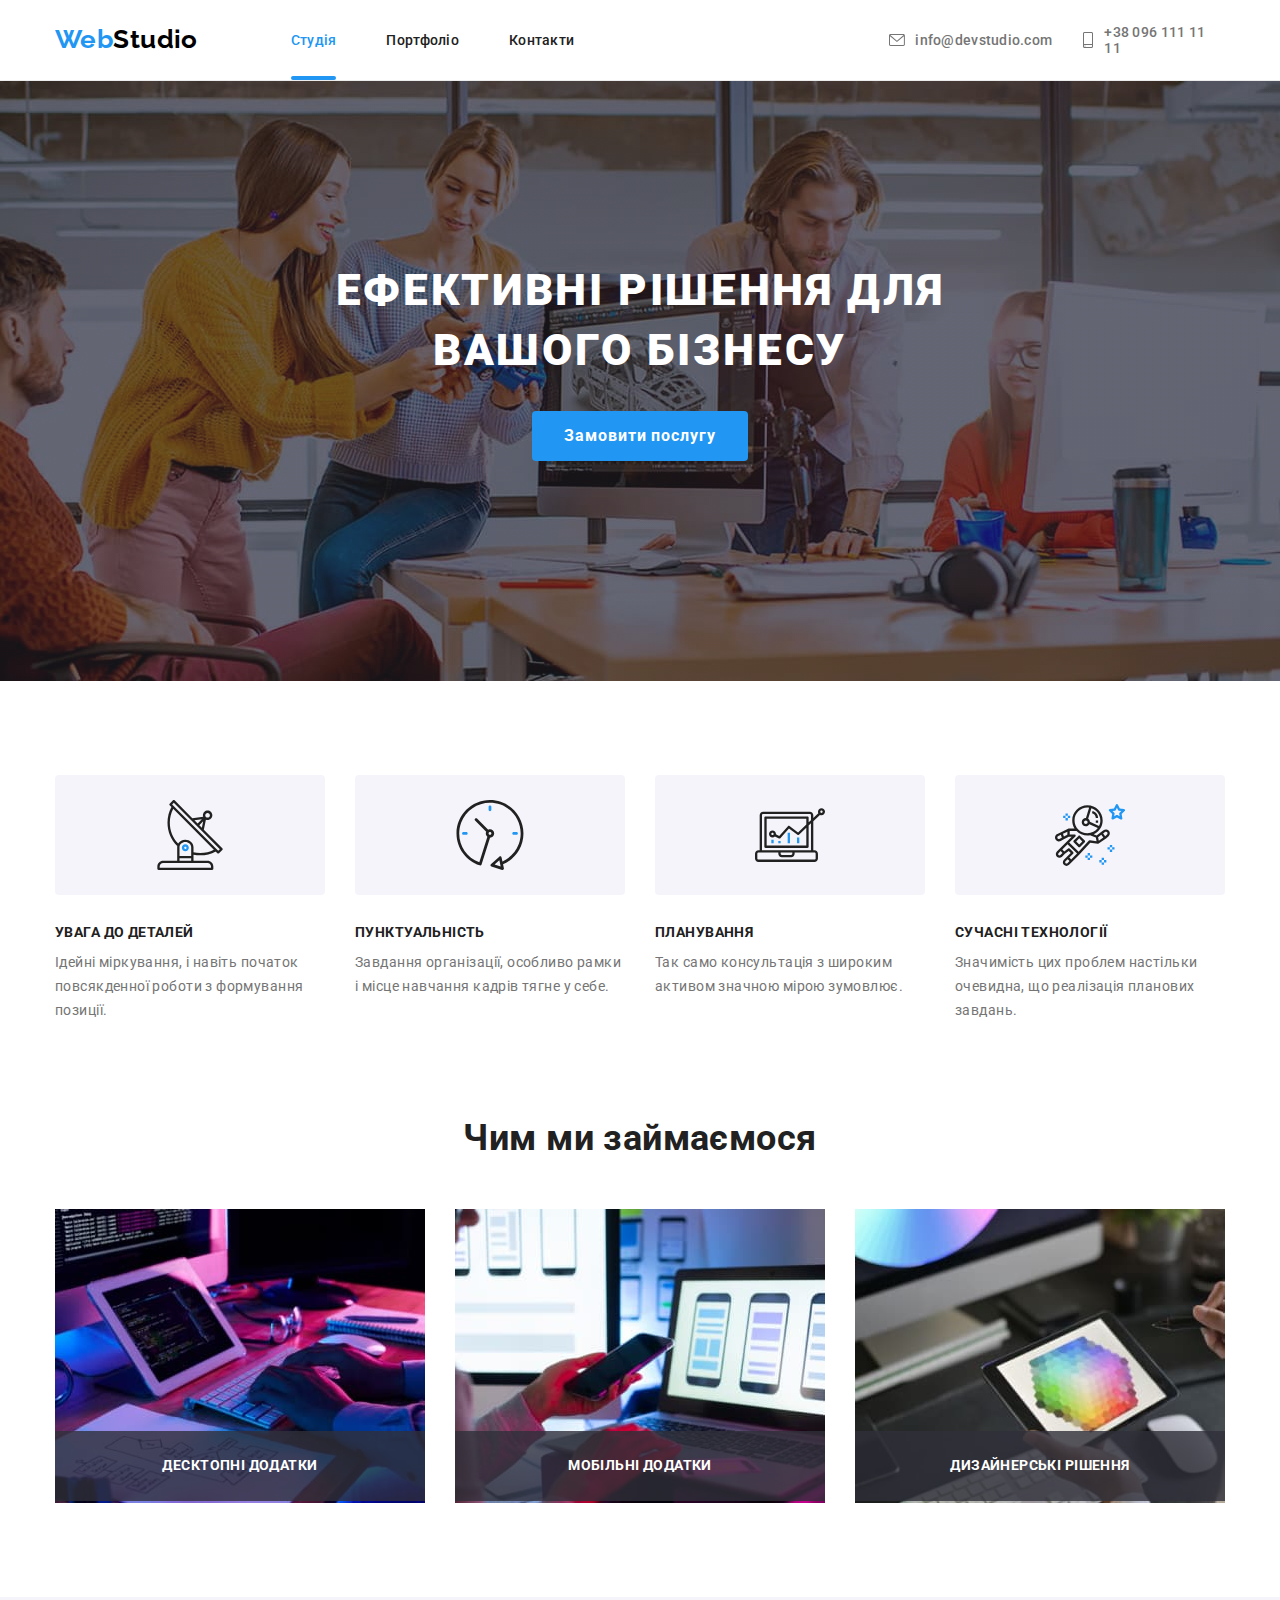
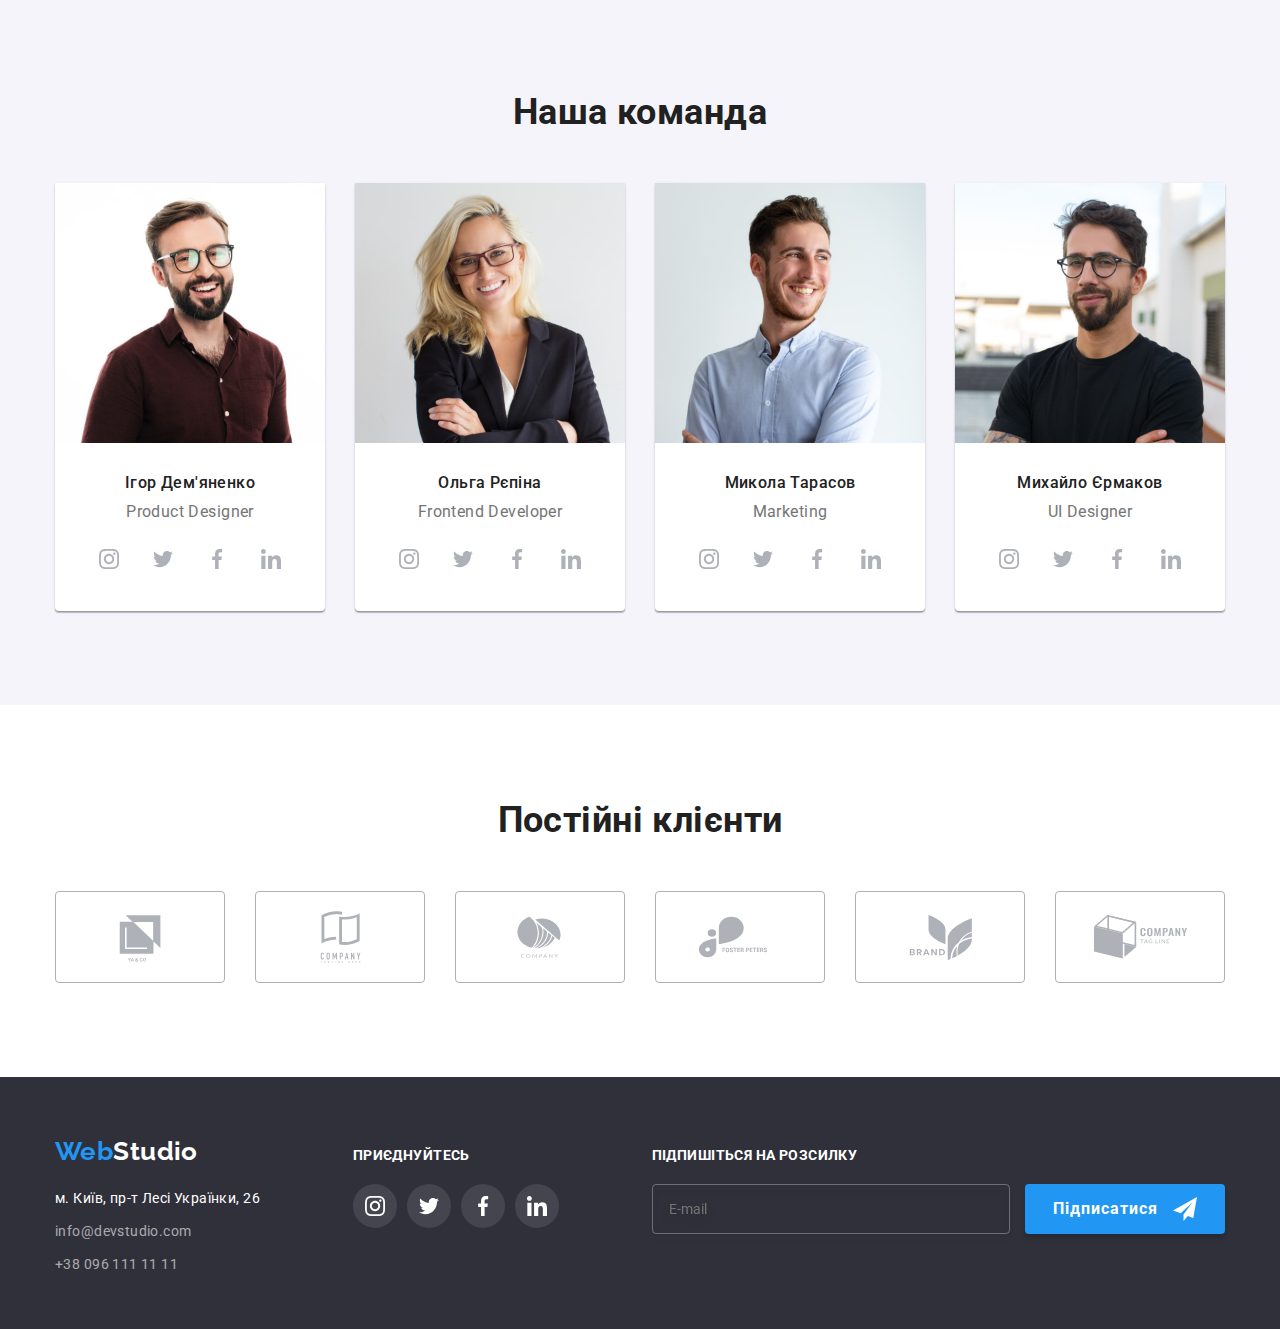
<file: index.html>
<!DOCTYPE html>
<html lang="uk">

<head>
    <meta charset="UTF-8">
    <meta http-equiv="X-UA-Compatible" content="IE=edge">
    <meta name="viewport" content="width=device-width, initial-scale=1.0">
    <link
        href="https://fonts.googleapis.com/css2?family=Raleway:wght@700&family=Roboto:ital,wght@0,400;0,500;0,700;1,900&display=swap"
        rel="stylesheet">
    <link rel="stylesheet" href="https://cdn.jsdelivr.net/npm/modern-normalize@1.1.0/modern-normalize.min.css">
    <link rel="stylesheet" href="./css/styles.css">
    <title>Студія</title>
</head>

<body>
    <header>
        <div class="container">
            <div class="header">
                <nav class="nav-wrap">
                    <a class="logo" href="/">Web<span class="logo-last-part">Studio</span></a>
                    <ul class="navigation">
                        <li><a class="active-link" href="./index.html">Студія</a></li>
                        <li><a href="./portfolio.html">Портфоліо</a></li>
                        <li><a href="#contacts">Контакти</a></li>
                    </ul>
                </nav>
                <ul class="contacts">
                    <li><a class="contacts-mail" href="mailto:info@devstudio.com">
                            <svg class="mail-icon" width="16px" height="12px">
                                <use href="./images/svg/icon.svg#envelope"></use>
                            </svg> info@devstudio.com</a></li>
                    <li><a class="contacts-telephone" href="tel:+380961111111">
                            <svg class="telephone-icon" width="12px" height="16px">
                                <use href="./images/svg/icon.svg#smartphone"></use>
                            </svg>+38 096 111 11 11</a></li>
                </ul>
            </div>
        </div>
    </header>
    <main>
        <section class="hero">
            <div class="container">
                <h1 class="hero-title">Ефективні рішення для <br> вашого бізнесу</h1>
                <button data-modal-open class="button" type="button">Замовити послугу</button>

            </div>
        </section>
        <section class="about">
            <div class="container">
                <ul class="about-advantages">
                    <li>
                        <div class="about-advantages-items">
                            <svg class="about-advantages-icon" width="70px" height="70px">
                                <use href="./images/svg/icon.svg#antenna"></use>
                            </svg>
                        </div>
                        <h3 class="about-title">Увага до деталей</h3>
                        <p class="about-text">Ідейні міркування, і навіть початок повсякденної роботи з формування
                            позиції.
                        </p>
                    </li>
                    <li>
                        <div class="about-advantages-items">
                            <svg class="about-advantages-icon" width="70px" height="70px">
                                <use href="./images/svg/icon.svg#clock"></use>
                            </svg>
                        </div>
                        <h3 class="about-title">Пунктуальність</h3>
                        <p class="about-text">Завдання організації, особливо рамки і місце навчання кадрів тягне у
                            себе.
                        </p>
                    </li>
                    <li>
                        <div class="about-advantages-items">
                            <svg class="about-advantages-icon" width="70px" height="70px">
                                <use href="./images/svg/icon.svg#diagram"></use>
                            </svg>
                        </div>
                        <h3 class="about-title">Планування</h3>
                        <p class="about-text">Так само консультація з широким активом значною мірою зумовлює.</p>
                    </li>
                    <li>
                        <div class="about-advantages-items">
                            <svg class="about-advantages-icon" width="70px" height="70px">
                                <use href="./images/svg/icon.svg#astronaut"></use>
                            </svg>
                        </div>
                        <h3 class="about-title">Сучасні технології</h3>
                        <p class="about-text">Значимість цих проблем настільки очевидна, що реалізація планових
                            завдань.
                        </p>
                    </li>
                </ul>
            </div>
        </section>
        <section class="portfolio">
            <div class="container">
                <h2 class="portfolio-title" id="portfolio">Чим ми займаємося</h2>
                <ul class="portfolio-examples">
                    <li class="portfolio-examples-items"><img class="portfolio-examples-image" src="./images/img1.jpg"
                            width="370" alt="руки на клавіатурі">
                        <p class="leyer">Десктопні додатки</p>
                    </li>
                    <li class="portfolio-examples-items"><img class="portfolio-examples-image" src="./images/img2.jpg"
                            width="370" alt="в ліва рука тримає телефон права рука на тачпаді">
                        <p class="leyer">Мобільні додатки</p>
                    </li>
                    <li class="portfolio-examples-items"><img class="portfolio-examples-image" src="./images/img3.jpg"
                            width="370" alt="кольорова діаграма на екрані айпада">
                        <p class="leyer">Дизайнерські рішення</p>
                    </li>
                </ul>
            </div>
        </section>
        <section class="team">
            <div class="container">
                <h2 class="team-title">Наша команда</h2>
                <ul class="team-cards">
                    <li class="team-cards-items">
                        <img class="team-cards-img" src="./images/igor-demjanenko.jpg" width="270" alt="фото чоловіка">
                        <h3 class="team-cards-title">Ігор Дем'яненко</h3>
                        <p class="team-cards-text">Product Designer</p>
                        <ul class="social-icons list">
                            <li class="social-item"><a href="" class="social-link link"><svg class="social-icon"
                                        width="20" height="20">
                                        <use href="./images/svg/icon.svg#instagram">
                                        </use>
                                    </svg></a></li>
                            <li class="social-item"><a href="" class="social-link link"><svg class="social-icon"
                                        width="20" height="20">
                                        <use href="./images//svg/icon.svg#twitter">
                                        </use>
                                    </svg></a></li>
                            <li class="social-item"><a href="" class="social-link link"><svg class="social-icon"
                                        width="20" height="20">
                                        <use href="./images/svg/icon.svg#facebook">
                                        </use>
                                    </svg></a></li>
                            <li class="social-item"><a href="" class="social-link link"><svg class="social-icon"
                                        width="20" height="20">
                                        <use href="./images/svg/icon.svg#linkedin"></use>
                                    </svg></a></li>
                        </ul>
                    </li>
                    <li class=" team-cards-items">
                        <img class="team-cards-img" src="./images/olga-repina.jpg" width="270" alt="фото чоловіка">
                        <h3 class="team-cards-title">Ольга Рєпіна</h3>
                        <p class="team-cards-text">Frontend Developer</p>
                        <ul class="social-icons list">
                            <li class="social-item"><a href="" class="social-link link"><svg class="social-icon"
                                        width="20" height="20">
                                        <use href="./images/svg/icon.svg#instagram">
                                        </use>
                                    </svg></a></li>
                            <li class="social-item"><a href="" class="social-link link"><svg class="social-icon"
                                        width="20" height="20">
                                        <use href="./images//svg/icon.svg#twitter">
                                        </use>
                                    </svg></a></li>
                            <li class="social-item"><a href="" class="social-link link"><svg class="social-icon"
                                        width="20" height="20">
                                        <use href="./images/svg/icon.svg#facebook">
                                        </use>
                                    </svg></a></li>
                            <li class="social-item"><a href="" class="social-link link"><svg class="social-icon"
                                        width="20" height="20">
                                        <use href="./images/svg/icon.svg#linkedin"></use>
                                    </svg></a></li>
                        </ul>
                    </li>
                    <li class=" team-cards-items">
                        <img class="team-cards-img" src="./images/mykola-tarasov.jpg" width="270" alt="фото жінки">
                        <h3 class="team-cards-title">Микола Тарасов</h3>
                        <p class="team-cards-text">Marketing</p>
                        <ul class="social-icons list">
                            <li class="social-item"><a href="" class="social-link link"><svg class="social-icon"
                                        width="20" height="20">
                                        <use href="./images/svg/icon.svg#instagram">
                                        </use>
                                    </svg></a></li>
                            <li class="social-item"><a href="" class="social-link link"><svg class="social-icon"
                                        width="20" height="20">
                                        <use href="./images//svg/icon.svg#twitter">
                                        </use>
                                    </svg></a></li>
                            <li class="social-item"><a href="" class="social-link link"><svg class="social-icon"
                                        width="20" height="20">
                                        <use href="./images/svg/icon.svg#facebook">
                                        </use>
                                    </svg></a></li>
                            <li class="social-item"><a href="" class="social-link link"><svg class="social-icon"
                                        width="20" height="20">
                                        <use href="./images/svg/icon.svg#linkedin"></use>
                                    </svg></a></li>
                        </ul>
                    </li>
                    <li class=" team-cards-items">
                        <img class="team-cards-img" src="./images/mykhailo-ermakov.jpg" width="270" alt="фото чоловіка">
                        <h3 class="team-cards-title">Михайло
                            Єрмаков</h3>
                        <p class="team-cards-text">UI
                            Designer</p>
                        <ul class="social-icons list">
                            <li class="social-item"><a href="" class="social-link link"><svg class="social-icon"
                                        width="20" height="20">
                                        <use href="./images/svg/icon.svg#instagram">
                                        </use>
                                    </svg></a></li>
                            <li class="social-item"><a href="" class="social-link link"><svg class="social-icon"
                                        width="20" height="20">
                                        <use href="./images//svg/icon.svg#twitter">
                                        </use>
                                    </svg></a></li>
                            <li class="social-item"><a href="" class="social-link link"><svg class="social-icon"
                                        width="20" height="20">
                                        <use href="./images/svg/icon.svg#facebook">
                                        </use>
                                    </svg></a></li>
                            <li class="social-item"><a href="" class="social-link link"><svg class="social-icon"
                                        width="20" height="20">
                                        <use href="./images/svg/icon.svg#linkedin"></use>
                                    </svg></a></li>
                        </ul>
                    </li>
                </ul>
            </div>
        </section>

        <section class="clients">
            <div class="container">
                <h2 class="clients-title">Постійні клієнти</h2>
                <ul class="clients-item">
                    <li>

                        <a href="#" class="clients-link link">
                            <svg class="clients-icon" width="106px" height="60px">
                                <use href="./images/svg/icon.svg#Client1"></use>
                            </svg>
                        </a>
                    </li>
                    <li>

                        <a href="#" class="clients-link"><svg class="clients-icon" width="106px" height="60px">
                                <use href="./images/svg/icon.svg#Client2"></use>
                            </svg></a>

                    </li>
                    <li>

                        <a href="#" class="clients-link"><svg class="clients-icon" width="106px" height="60px">
                                <use href="./images/svg/icon.svg#Client3"></use>
                            </svg></a>
                    </li>
                    <li>

                        <a href="#" class="clients-link"><svg class="clients-icon" width="106px" height="60px">
                                <use href="./images/svg/icon.svg#Client4"></use>
                            </svg></a>
                    </li>
                    <li>

                        <a href="#" class="clients-link"><svg class="clients-icon" width="106px" height="60px">
                                <use href="./images/svg/icon.svg#Client5"></use>
                            </svg></a>
                    </li>
                    <li>

                        <a href="#" class="clients-link">
                            <svg class="clients-icon" width="106px" height="60px">
                                <use href="./images/svg/icon.svg#Client6"></use>
                            </svg>
                        </a>
                    </li>
                </ul>
            </div>
        </section>
    </main>
    <footer class="footer" id="contacts">

        <div class="container footer-container">

            <div class="address-box">
                <a class="logo" href="/">Web<span class="logo-last-footer-part">Studio</span></a>
                <address>
                    <ul class="address">
                        <li>
                            <a href="https://goo.gl/maps/nH3QtXF4G9M6HkTv7" target="_blank" rel="noopener noreferrer"
                                class="address-map">
                                <span>м. Київ, пр-т Лесі Українки, 26</span>
                            </a>
                        </li>
                        <li><a href="mailto:info@devstudio.com" class="footer-contact">info@devstudio.com</a>
                        </li>
                        <li><a href="tel:+380961111111" class="footer-contact">+38 096 111 11 11</a>
                        </li>
                    </ul>
                </address>
            </div>
            <div class="social-media">
                <h3 class="social-media-title">Приєднуйтесь</h3>
                <ul class="social-icons list">
                    <li class="social-item"><a href="" class="social-link-footer link"><svg class="social-icon-footer"
                                width="20" height="20">
                                <use href="./images/svg/icon.svg#instagram">
                                </use>
                            </svg></a></li>
                    <li class="social-item"><a href="" class="social-link-footer link"><svg class="social-icon-footer"
                                width="20" height="20">
                                <use href="./images//svg/icon.svg#twitter">
                                </use>
                            </svg></a></li>
                    <li class="social-item"><a href="" class="social-link-footer link"><svg class="social-icon-footer"
                                width="20" height="20">
                                <use href="./images/svg/icon.svg#facebook">
                                </use>
                            </svg></a></li>
                    <li class="social-item"><a href="" class="social-link-footer link"><svg class="social-icon-footer"
                                width="20" height="20">
                                <use href="./images/svg/icon.svg#linkedin"></use>
                            </svg></a></li>
                </ul>
            </div>

            <form class="form-sign" action="#">
                <label class="sign" for="">Підпишіться на розсилку</label>
                <input class="mail-sign" type="mail" id="sign" placeholder="E-mail">
                <button class="button-sign" type="submit">Підписатися <svg class="send-icon" width="24px" height="24px">
                        <use href="./images/svg/icon.svg#icon-send"></use>
                    </svg> </button>
            </form>
        </div>

    </footer>
    <div data-modal class="backdrop is-hidden">
        <div class="modal">
            <button data-modal-close class="button-modal-exit" type="button">
                <svg class="close" width="11px" height="11px">
                    <use href="./images/svg/icon.svg#Vector"></use>
                </svg>
            </button>
            <form class="form js-speaker-form" action="#" autocomplete="off">
                <p class="form-title">Залиште свої дані, ми вам передзвонимо</p>
                <div class="form-information">
                    <div class="form-information-box">
                        <label for="name">Ім'я<input type="text" name="user" id="name">
                            <svg class="form-icon-name" width="18" height="18">
                                <use href="./images/svg/icon.svg#form-name">
                                </use>
                            </svg></label>

                    </div>
                    <div class="form-information-box">
                        <label for="telephone">Телефон<input type="tel" id="telephone">
                            <svg class="form-icon-tel" width="18" height="18">
                                <use href="./images/svg/icon.svg#form-tel">
                                </use>
                            </svg></label>

                    </div>
                    <div class="form-information-box">
                        <label for="mail">Пошта<input type="email" id="mail">
                            <svg class="form-icon-mail" width="18" height="18">
                                <use href="./images/svg/icon.svg#form-mail">
                                </use>
                            </svg></label>

                    </div>
                    <div class="form-information-box">
                        <label for="comment">Коментар</label>
                        <textarea name="comment" id="comment" placeholder="Введіть текст"></textarea>
                    </div>
                </div>
                <div class="form-information-policy">

                    <label class="policy" for="policy"> <input class="checkbox" type="checkbox" name="policy"
                            id="policy">
                        <span class="checkbox-icon"></span>Погоджуюся з розсилкою
                        та
                        приймаю <a href="">Умови
                            договору</a></label>
                </div>

                <button class="button-submit" type="submit">Відправити</button>

            </form>
        </div>
    </div>

    <script src="./modal.js"></script>
</body>

</html>
</file>
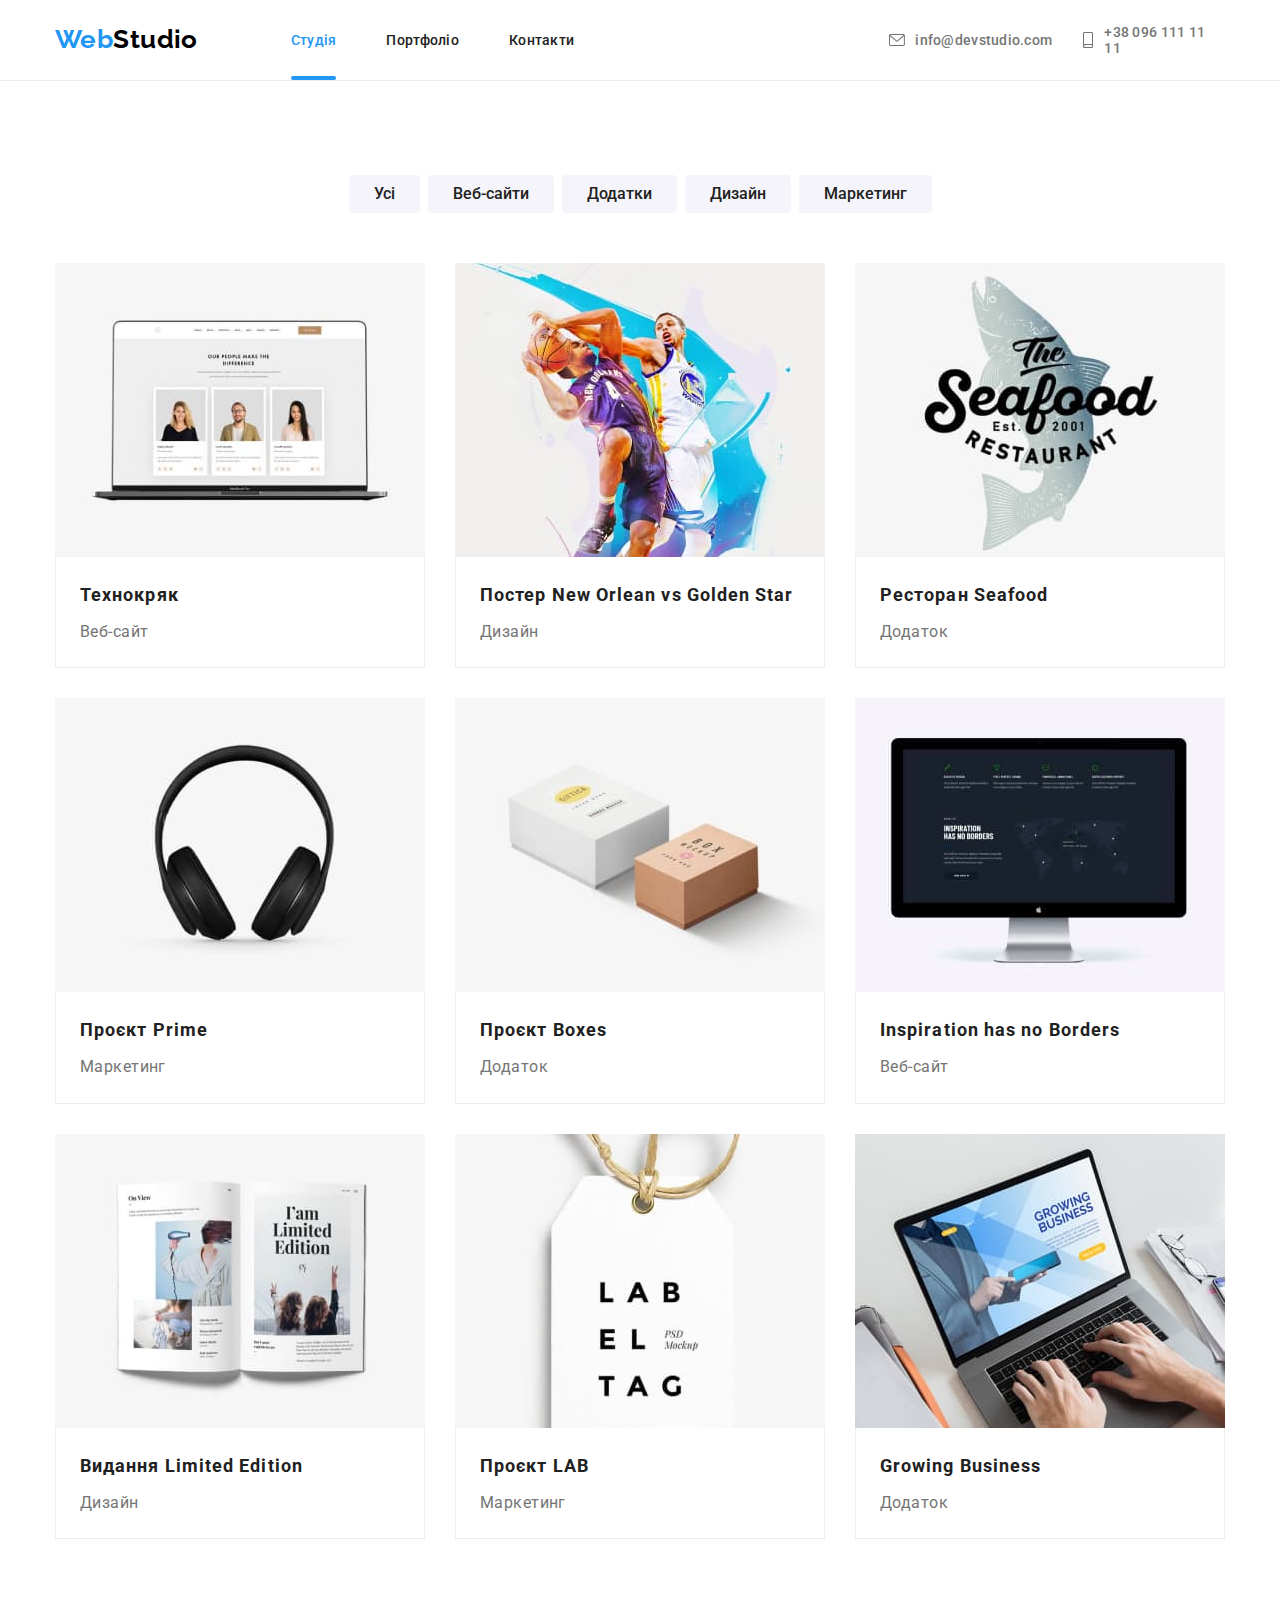
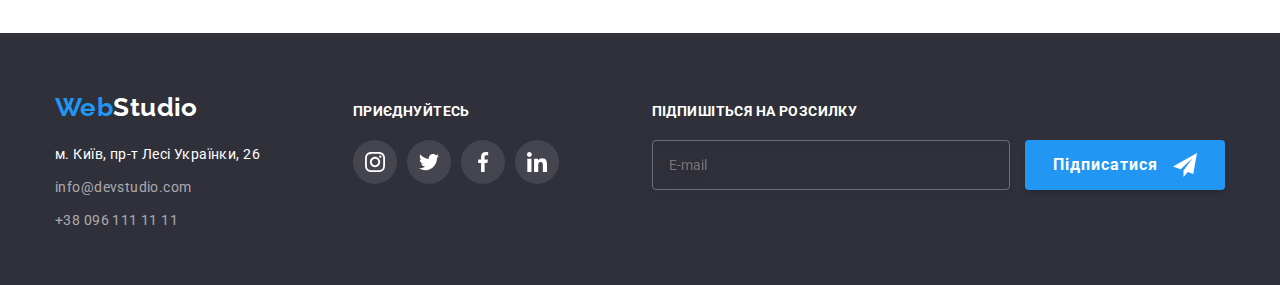
<file: portfolio.html>
<!DOCTYPE html>
<html lang="uk">

<head>
    <meta charset="UTF-8">
    <meta http-equiv="X-UA-Compatible" content="IE=edge">
    <meta name="viewport" content="width=device-width, initial-scale=1.0">
    <link
        href="https://fonts.googleapis.com/css2?family=Raleway:wght@700&family=Roboto:ital,wght@0,400;0,500;0,700;1,900&display=swap"
        rel="stylesheet">
    <link rel="stylesheet" href="https://cdn.jsdelivr.net/npm/modern-normalize@1.1.0/modern-normalize.min.css">
    <link rel="stylesheet" href="./css/styles.css">
    <title>Портфоліо</title>
</head>

<body>
    <header>
        <div class="container">
            <div class="header">
                <nav class="nav-wrap">
                    <a class="logo" href="/">Web<span class="logo-last-part">Studio</span></a>
                    <ul class="navigation">
                        <li><a class="active-link" href="./index.html">Студія</a></li>
                        <li><a href="./portfolio.html">Портфоліо</a></li>
                        <li><a href="#contacts">Контакти</a></li>
                    </ul>
                </nav>
                <ul class="contacts">
                    <li><a class="contacts-mail" href="mailto:info@devstudio.com">
                            <svg class="mail-icon" width="16px" height="12px">
                                <use href="./images/svg/icon.svg#envelope"></use>
                            </svg> info@devstudio.com</a></li>
                    <li><a class="contacts-telephone" href="tel:+380961111111">
                            <svg class="telephone-icon" width="12px" height="16px">
                                <use href="./images/svg/icon.svg#smartphone"></use>
                            </svg>+38 096 111 11 11</a></li>
                </ul>
            </div>
        </div>
    </header>
    <main>
        <section class="filters">
            <div class="container">
                <h1 class="visually-hidden">Фільтри</h1>
                <ul class="filters-list">
                    <li><button class="filters-types" type="button">Усі</button></li>
                    <li><button class="filters-types" type="button">Веб-сайти</button></li>
                    <li><button class="filters-types" type="button">Додатки</button></li>
                    <li><button class="filters-types" type="button">Дизайн</button></li>
                    <li><button class="filters-types" type="button">Маркетинг</button></li>
                </ul>
                <ul class="projects">
                    <li class="projects-items">
                        <a href="">
                            <div class="project-thumb">
                                <p class="project-thumb-text">Ресурс пропонує комплексні пропозиції з різним рівнем
                                    функціоналу та сервісів. Все це
                                    дозволить відвідувачу отримати
                                    вичерпні відомості про компанію чи приватну особу.</p>
                                <img src="./images/project1.jpg" width="370" alt="лептоп з зображенням веб-сайту">

                            </div>
                            <div class="projects-info">
                                <h2 class="filters-titles">Технокряк</h2>
                                <p class="filters-text">Веб-сайт</p>
                            </div>
                        </a>
                    </li>
                    <li class="projects-items">
                        <a href="">
                            <div class="project-thumb">
                                <p class="project-thumb-text">Ресурс пропонує комплексні пропозиції з різним рівнем
                                    функціоналу та сервісів. Все це
                                    дозволить відвідувачу отримати
                                    вичерпні відомості про компанію чи приватну особу.</p>
                                <img src="./images/project2.jpg" width="370" alt="баскетболісти змагаються за м'яч">
                            </div>
                            <div class="projects-info">
                                <h2 class="filters-titles">Постер New Orlean vs Golden Star</h2>
                                <p class="filters-text">Дизайн</p>
                            </div>
                        </a>
                    </li>
                    <li class="projects-items">
                        <a href="">
                            <div class="project-thumb">
                                <p class="project-thumb-text">Ресурс пропонує комплексні пропозиції з різним рівнем
                                    функціоналу та сервісів. Все це
                                    дозволить відвідувачу отримати
                                    вичерпні відомості про компанію чи приватну особу.</p>
                                <img src="./images/project3.jpg" width="370" alt="риба з назвою ресторану">
                            </div>
                            <div class="projects-info">
                                <h2 class="filters-titles">Ресторан Seafood</h2>
                                <p class="filters-text">Додаток</p>
                            </div>
                        </a>
                    </li>
                    <li class="projects-items">
                        <a href="">
                            <div class="project-thumb">
                                <p class="project-thumb-text">Ресурс пропонує комплексні пропозиції з різним рівнем
                                    функціоналу та сервісів. Все це
                                    дозволить відвідувачу отримати
                                    вичерпні відомості про компанію чи приватну особу.</p>
                                <img src="./images/project4.jpg" width="370" alt="навушники">
                            </div>
                            <div class="projects-info">
                                <h2 class="filters-titles">Проєкт Prime</h2>
                                <p class="filters-text">Маркетинг</p>
                            </div>
                        </a>
                    </li>
                    <li class="projects-items">
                        <a href="">
                            <div class="project-thumb">
                                <p class="project-thumb-text">Ресурс пропонує комплексні пропозиції з різним рівнем
                                    функціоналу та сервісів. Все це
                                    дозволить відвідувачу отримати
                                    вичерпні відомості про компанію чи приватну особу.</p>
                                <img src="./images/project5.jpg" width="370" alt="дві коробки для упаковки">
                            </div>
                            <div class="projects-info">
                                <h2 class="filters-titles">Проєкт Boxes</h2>
                                <p class="filters-text">Додаток</p>
                            </div>
                        </a>
                    </li>
                    <li class="projects-items">
                        <a href="">
                            <div class="project-thumb">
                                <p class="project-thumb-text">Ресурс пропонує комплексні пропозиції з різним рівнем
                                    функціоналу та сервісів. Все це
                                    дозволить відвідувачу отримати
                                    вичерпні відомості про компанію чи приватну особу.</p>
                                <img src="./images/project6.jpg" width="370" alt="моноблок епл">
                            </div>
                            <div class="projects-info">
                                <h2 class="filters-titles">Inspiration has no Borders</h2>
                                <p class="filters-text">Веб-сайт</p>
                            </div>
                        </a>
                    </li>
                    <li class="projects-items">
                        <a href="">
                            <div class="project-thumb">
                                <p class="project-thumb-text">Ресурс пропонує комплексні пропозиції з різним рівнем
                                    функціоналу та сервісів. Все це
                                    дозволить відвідувачу отримати
                                    вичерпні відомості про компанію чи приватну особу.</p><img
                                    src="./images/project7.jpg" width="370" alt="розгорнута книжка з зображенням">
                            </div>
                            <div class="projects-info">
                                <h2 class="filters-titles">Видання Limited Edition</h2>
                                <p class="filters-text">Дизайн</p>
                            </div>
                        </a>
                    </li>
                    <li class="projects-items">
                        <a href="">
                            <div class="project-thumb">
                                <p class="project-thumb-text">Ресурс пропонує комплексні пропозиції з різним рівнем
                                    функціоналу та сервісів. Все це
                                    дозволить відвідувачу отримати
                                    вичерпні відомості про компанію чи приватну особу.</p><img
                                    src="./images/project8.jpg" width="370" alt="бірка з написом лейбл тег">
                            </div>
                            <div class="projects-info">
                                <h2 class="filters-titles">Проєкт LAB</h2>
                                <p class="filters-text">Маркетинг</p>
                            </div>
                        </a>
                    </li>
                    <li class="projects-items">
                        <a href="">
                            <div class="project-thumb">
                                <p class="project-thumb-text">Ресурс пропонує комплексні пропозиції з різним рівнем
                                    функціоналу та сервісів. Все це
                                    дозволить відвідувачу отримати
                                    вичерпні відомості про компанію чи приватну особу.</p><img
                                    src="./images/project9.jpg" width="370" alt="лептоп з зображенням вебсайту">
                            </div>
                            <div class="projects-info">
                                <h2 class="filters-titles">Growing Business</h2>
                                <p class="filters-text">Додаток</p>
                            </div>
                        </a>
                    </li>
                </ul>
            </div>
        </section>
    </main>
    <footer class="footer" id="contacts">

        <div class="container footer-container">

            <div class="address-box">
                <a class="logo" href="/">Web<span class="logo-last-footer-part">Studio</span></a>
                <address>
                    <ul class="address">
                        <li>
                            <a href="https://goo.gl/maps/nH3QtXF4G9M6HkTv7" target="_blank" rel="noopener noreferrer"
                                class="address-map">
                                <span>м. Київ, пр-т Лесі Українки, 26</span>
                            </a>
                        </li>
                        <li><a href="mailto:info@devstudio.com" class="footer-contact">info@devstudio.com</a>
                        </li>
                        <li><a href="tel:+380961111111" class="footer-contact">+38 096 111 11 11</a>
                        </li>
                    </ul>
                </address>
            </div>
            <div class="social-media">
                <h3 class="social-media-title">Приєднуйтесь</h3>
                <ul class="social-icons list">
                    <li class="social-item"><a href="" class="social-link-footer link"><svg class="social-icon-footer"
                                width="20" height="20">
                                <use href="./images/svg/icon.svg#instagram">
                                </use>
                            </svg></a></li>
                    <li class="social-item"><a href="" class="social-link-footer link"><svg class="social-icon-footer"
                                width="20" height="20">
                                <use href="./images//svg/icon.svg#twitter">
                                </use>
                            </svg></a></li>
                    <li class="social-item"><a href="" class="social-link-footer link"><svg class="social-icon-footer"
                                width="20" height="20">
                                <use href="./images/svg/icon.svg#facebook">
                                </use>
                            </svg></a></li>
                    <li class="social-item"><a href="" class="social-link-footer link"><svg class="social-icon-footer"
                                width="20" height="20">
                                <use href="./images/svg/icon.svg#linkedin"></use>
                            </svg></a></li>
                </ul>
            </div>

            <form class="form-sign" action="#">
                <label class="sign" for="">Підпишіться на розсилку</label>
                <input class="mail-sign" type="mail" id="sign" placeholder="E-mail">
                <button class="button-sign" type="submit">Підписатися <svg class="send-icon" width="24px" height="24px">
                        <use href="./images/svg/icon.svg#icon-send"></use>
                    </svg> </button>
            </form>
        </div>

    </footer>
</body>

</html>
</file>
<file: css/styles.css>
:root {
    --logo-first-part: #2196F3;
    --logo-last-part: #000000;
    --logo-last-footer-part: #FFFFFF;
}

body {
    font-family: 'Roboto', sans-serif;
    font-size: 14px;
    color: #757575;
    background: #FFFFFF;
    letter-spacing: 0.03em;
}

ul,
h1,
h2,
h3,
p {
    padding: 0;
    margin: 0;
}

.container {
    width: 1200px;
    padding: 0 15px;
    margin: 0 auto;
    box-sizing: border-box;
}

ul {
    list-style-type: none;
}

img {
    display: block;
}

/* <-- header  --> */

.header {
    display: flex;
    align-items: center;
    gap: 315px;
}

.logo {
    font-family: 'Raleway';
    font-weight: 700;
    font-size: 26px;
    text-decoration: none;
    color: var(--logo-first-part);
}


.logo-last-part {
    color: var(--logo-last-part);
}

.logo-last-footer-part {
    color: var(--logo-last-footer-part);
}

header {
    border-bottom: 1px solid #ECECEC;
    max-width: 1600px;
    margin-left: auto;
    margin-right: auto;
}

.nav-wrap {
    display: flex;
    gap: 93px;
    align-items: center;
}

.navigation {
    display: flex;
    align-items: center;
    gap: 50px;

}

.navigation .active-link {
    /* color: #2196F3; */
}

.navigation a {
    position: relative;
    display: block;
    padding: 32px 0px;
}


.navigation a::after {
    content: "";
    display: inline-block;
    width: 100%;
    height: 4px;
    background-color: #2196F3;
    border-radius: 2px;
    position: absolute;
    left: 0;
    bottom: 0;
    opacity: 0;
    transform: scaleX(0);
    transition: opacity 250ms cubic-bezier(0.4, 0, 0.2, 1), transform 250ms cubic-bezier(0.4, 0, 0.2, 1);

}

.navigation a:hover::after {
    opacity: 1;
    transform: scaleX(1);
}

.navigation .active-link::after {
    opacity: 1;
    transform: scaleX(1);
}


.navigation a {
    position: relative;
    font-weight: 500;
    font-size: 14px;
    letter-spacing: 0.02em;
    color: #212121;
    text-decoration: none;
    transition: color 250ms cubic-bezier(0.4, 0, 0.2, 1);
}


.navigation a:hover,
.navigation a:focus {
    color: #2196F3;
}

.navigation a.active-link {
    color: #2196F3;
}




.contacts {
    display: flex;
    gap: 30px;
    list-style: none;
    align-items: center;
}


.contacts-mail,
.contacts-telephone {
    display: flex;
    align-items: center;
}

.contacts .mail-icon,
.contacts .telephone-icon {
    margin-right: 10px
}

.contacts a {
    font-weight: 500;
    font-size: 14px;
    letter-spacing: 0.02em;
    color: inherit;
    text-decoration: none;
    transition: color 250ms cubic-bezier(0.4, 0, 0.2, 1);
}

.mail-icon,
.telephone-icon {
    fill: currentColor;
    transition: fill 250ms cubic-bezier(0.4, 0, 0.2, 1);
}

.contacts .contacts-mail:hover,
.contacts .contacts-telephone:hover {
    fill: #2196F3;
}

.contacts a:hover,
.contacts a:focus {
    color: #2196F3;

}

.hero {
    padding: 180px 0px 220px 0px;
    max-width: 1600px;
    margin-left: auto;
    margin-right: auto;
    text-align: center;
    background-color: #2F303A;
    background-image: linear-gradient(to right, rgba(47, 48, 58, 0.4), rgba(47, 48, 58, 0.4)), url(../images/Img.jpg);
    background-repeat: no-repeat;
    background-position: center;
    background-size: cover;
}

.about-advantages-items {
    width: 270px;
    display: block;
    height: 120px;
    background: #F5F4FA;
    border-radius: 4px;
    margin-bottom: 30px;
}


.hero-title {
    font-weight: 900;
    font-size: 44px;
    line-height: 1.36;
    text-align: center;
    letter-spacing: 0.06em;
    text-transform: uppercase;
    color: #FFFFFF;
    margin-bottom: 30px;

}

.button {
    font-family: inherit;
    font-weight: 700;
    font-size: 16px;
    line-height: 1.9;
    letter-spacing: 0.06em;
    color: #FFFFFF;
    background-color: #2196F3;
    padding: 10px 32px;
    border-radius: 4px;
    border-style: none;
    transition: background-color 250ms cubic-bezier(0.4, 0, 0.2, 1);

}

.button:hover,
.button:focus {
    background-color: #188CE8;
}

.about {
    padding: 94px 0px;
}

.about-advantages {
    display: flex;
    justify-content: space-between;
}

.about-advantages li:not(:last-child) {
    margin-right: 30px;
}

.about-title {
    font-weight: 700;
    font-size: 14px;
    line-height: 1.14;
    text-transform: uppercase;
    color: #212121;
    margin-bottom: 10px;
}

.about-advantages-items {
    width: 270px;
    height: 120px;
    background-color: #F5F4FA;
    background-position: bottom;
    border-radius: 4px;
    margin-bottom: 30px;
    padding: 25px 100px;
}


.about-text {
    font-size: 14px;
    line-height: 1.71;
}

.portfolio {
    padding-bottom: 94px;
}



.leyer {
    display: flex;
    justify-content: center;
    align-items: center;
    font-weight: 700;
    font-size: 14px;
    line-height: 1.14;
    letter-spacing: 0.03em;
    text-transform: uppercase;

    color: #FFFFFF;
    position: absolute;

    width: 370px;
    height: 70px;
    background-color: rgba(47, 48, 58, 0.8);
    transform: translateY(-72px);
}

.portfolio-title,
.team-title,
.clients-title {
    font-weight: 700;
    font-size: 36px;
    line-height: 1.17;
    text-align: center;
    color: #212121;
    margin-bottom: 50px;
}

.portfolio-title {
    margin-bottom: 50px;
}

.portfolio-examples {
    display: flex;
    justify-content: space-between;
}

.team {
    background: #F5F4FA;
    padding: 94px 0;
    max-width: 1600px;
    margin-left: auto;
    margin-right: auto;
}

.team-cards {
    display: flex;
    justify-content: space-between;
    text-align: center;
    list-style: none;
}

.team-cards-items {
    background: #FFFFFF;
    box-shadow: 0px 1px 3px rgba(0, 0, 0, 0.12), 0px 1px 1px rgba(0, 0, 0, 0.14), 0px 2px 1px rgba(0, 0, 0, 0.2);
    border-radius: 0px 0px 4px 4px;
    padding-bottom: 30px;
}

.team-cards .social-icons {
    display: flex;
    justify-content: center;
    margin-top: 16px;
}

.team-cards .social-item {
    width: 44px;
    height: 44px;
}

.social-link {
    width: 100%;
    height: 100%;
    display: flex;
    justify-content: center;
    align-items: center;
    border-radius: 50%;
    transition: background-color 250ms cubic-bezier(0.4, 0, 0.2, 1), color 250ms cubic-bezier(0.4, 0, 0.2, 1);
    color: #AFB1B8;
}

.social-link-footer {
    width: 100%;
    height: 100%;
    display: flex;
    justify-content: center;
    align-items: center;
    border-radius: 50%;
    color: #FFFFFF;
    background-color: rgba(255, 255, 255, 0.1);
    transition: background-color 250ms cubic-bezier(0.4, 0, 0.2, 1);
    ;
}

.social-icon,
.social-icon-footer,
.clients-icon {
    fill: currentColor;
}


.team-cards .social-link:hover,
.team-cards .social-link:focus,
.social-media .social-link-footer:hover,
.social-media .social-link-footer:focus {
    background-color: #2196F3;
}


.social-link:hover .social-icon,
.social-link:focus .social-icon {
    fill: #FFFFFF;
}

.team-cards .social-item:not(:last-child) {
    margin-right: 10px;
}

.team-cards>.team-cards-items:not(:last-child) {
    margin-right: 30px;
}

.team-cards-img {
    margin-bottom: 30px;
}

.team-cards-title {
    font-weight: 500;
    font-size: 16px;
    line-height: 1.19;
    text-align: center;
    color: #212121;
    margin-bottom: 10px;
}

.team-cards-text {
    font-size: 16px;
    line-height: 1.19;
    text-align: center;
}

.filters {
    padding: 94px 0px;

}

.filters-list {
    display: flex;
    justify-content: center;
    gap: 8px;
    margin-bottom: 50px;
}

.projects-items {

    flex-basis: calc((100% - 60px) / 3);
    background: #FFFFFF;
    text-align: left;
    transition: box-shadow 250ms cubic-bezier(0.4, 0, 0.2, 1);
}

.project-thumb {
    position: relative;
    overflow: hidden;
}

.project-thumb::before {
    content: "";
    display: inline-block;
    position: absolute;
    width: 100%;
    height: 100%;
    background-color: rgba(33, 150, 243, 0.9);
    transform: translateY(100%);
    transition: transform 500ms cubic-bezier(0.4, 0, 0.2, 1);
}

.project-thumb-text {
    position: absolute;
    font-size: 18px;
    line-height: 1.56;
    letter-spacing: 0.03em;
    font-style: normal;
    color: #FFFFFF;
    padding: 63px 24px;
    transform: translateY(100%);
    transition: transform 500ms cubic-bezier(0.4, 0, 0.2, 1);
}


.projects-items:hover .project-thumb::before {
    transform: translateY(0%);
}

.projects-items:hover .project-thumb-text {
    transform: translateY(0%);
}

.filters-list .projects-items:hover,
.filters-list .projects-items:focus {
    box-shadow: 0px 3px 1px rgba(0, 0, 0, 0.1), 0px 1px 2px rgba(0, 0, 0, 0.08), 0px 2px 2px rgba(0, 0, 0, 0.12);
}


.projects {
    display: flex;
    flex-wrap: wrap;
    gap: 30px;
}



.projects>li:hover {
    box-shadow: 0px 1px 1px rgba(0, 0, 0, 0.12), 0px 4px 4px rgba(0, 0, 0, 0.06), 1px 4px 6px rgba(0, 0, 0, 0.16);
}



.projects-info {
    border-bottom: 1px solid #EEEEEE;
    border-left: 1px solid #EEEEEE;
    border-right: 1px solid #EEEEEE;
    padding: 20px 24px;
}

.filters a {
    text-decoration: none;

}

.visually-hidden {
    position: absolute;
    white-space: nowrap;
    width: 1px;
    height: 1px;
    overflow: hidden;
    border: 0;
    padding: 0;
    clip: rect(0 0 0 0);
    clip-path: inset(50%);
    margin: -1px;
}

.filters-types {
    font-family: inherit;
    font-weight: 500;
    font-size: 16px;
    line-height: 1.62;
    text-align: center;
    color: #212121;
    cursor: pointer;
    background: #F5F4FA;
    border-radius: 4px;


    list-style: none;
    padding: 6px 25px;
    border: none;
    transition: color 250ms cubic-bezier(0.4, 0, 0.2, 1), background-color 250ms cubic-bezier(0.4, 0, 0.2, 1), box-shadow 250ms cubic-bezier(0.4, 0, 0.2, 1);
}

.filters-types:hover,
.filters-types:focus {
    color: #FFFFFF;
    background-color: #2196F3;
    box-shadow: 0px 3px 1px rgba(0, 0, 0, 0.1), 0px 1px 2px rgba(0, 0, 0, 0.08), 0px 2px 2px rgba(0, 0, 0, 0.12);
}

.filters-titles {
    font-weight: 700;
    font-size: 18px;
    line-height: 2;
    letter-spacing: 0.06em;
    color: #212121;
    margin-bottom: 4px;
}

.filters-text {
    font-size: 16px;
    line-height: 1.9;
    color: #757575;
}

.clients {
    padding: 94px 0px;
}

.clients-item {
    display: flex;
    justify-content: space-between;
}


.clients-link {
    display: inline-block;
    width: 170px;
    height: 92px;
    border: 1px solid #AFB1B8;
    border-radius: 4px;
    padding: 16px 32px;
    transition: border 250ms cubic-bezier(0.4, 0, 0.2, 1), color 250ms cubic-bezier(0.4, 0, 0.2, 1);
    color: #AFB1B8;
}

.clients-link>li:not(:last-child) {
    margin-right: 30px;
}



.clients-link:hover,
.clients-link:focus {
    border: 1px solid #2196F3;
    color: #2196F3;
}


footer {
    position: relative;
    background-color: #2F303A;
    padding: 60px 0;
    max-width: 1600px;
    margin-left: auto;
    margin-right: auto;
    height: 252px;
}

.address {
    margin-top: 20px;
}

.address li:not(:last-child) {
    margin-bottom: 9px;
}



.address-map,
.footer-contact {
    font-size: 14px;
    font-style: normal;
    line-height: 1.71;
    letter-spacing: 0.03em;
    color: rgba(255, 255, 255, 0.6);
    text-decoration: none;
    transition: color 250ms cubic-bezier(0.4, 0, 0.2, 1);
}

.address-map {
    color: #FFFFFF;
    transition: color 250ms cubic-bezier(0.4, 0, 0.2, 1);
}


.address-map:hover,
.address-map:focus {
    color: #2196F3;
}

.address a:hover,
.address a:focus {
    color: #2196F3;
}


.footer-container {
    display: flex;
    flex-direction: row;
    align-items: baseline;
    justify-content: space-between;

}

.address-box {
    display: flex;
    flex-direction: column;
}

.social-media-title {
    font-family: 'Roboto';
    font-style: normal;
    font-weight: 700;
    font-size: 14px;
    line-height: 1.14;
    letter-spacing: 0.03em;
    text-transform: uppercase;
    color: #FFFFFF;
    margin-bottom: 20px;
}



.social-icons {
    display: flex;
    flex-direction: row;

}


.social-media li:not(:last-child) {
    margin-right: 10px;

}


.social-media .social-item {
    width: 44px;
    height: 44px;
}

.backdrop {
    position: fixed;
    top: 0;
    left: 0;
    width: 100%;
    height: 100%;
    background-color: rgba(0, 0, 0, 0.2);
    opacity: 1;
    transition: opacity 250ms cubic-bezier(0.4, 0, 0.2, 1);
}

.backdrop.is-hidden {
    opacity: 0;
    pointer-events: none;
}

.backdrop.is-hidden .modal {

    transform: translate(-50%, -50%) rotate(180deg) scale(0.5);
}

.modal {
    position: absolute;
    width: 528px;
    top: 50%;
    left: 50%;
    background: #FFFFFF;
    box-shadow: 0px 1px 3px rgba(0, 0, 0, 0.12), 0px 1px 1px rgba(0, 0, 0, 0.14), 0px 2px 1px rgba(0, 0, 0, 0.2);
    border-radius: 4px;
    transform: translate(-50%, -50%) rotate(0deg) scale(1);
    transition: transform 250ms cubic-bezier(0.4, 0, 0.2, 1);
}

.button-modal-exit {
    position: absolute;
    display: flex;
    justify-content: center;
    align-items: center;
    width: 30px;
    height: 30px;
    background-color: #ffffff;
    border-radius: 50%;
    border: 1px solid rgba(0, 0, 0, 0.1);
    top: 8px;
    right: 8px;
    transition: fill 250ms cubic-bezier(0.4, 0, 0.2, 1);

}

.button-modal-exit:hover {
    fill: #2196F3;
}

.button-modal-exit:active {
    fill: #ffffff;
    background-color: #2196F3;
}


.button,
.button-modal-exit {
    cursor: pointer;
}



.sign {
    display: block;
    font-weight: 700;
    font-size: 14px;
    line-height: 1.14;
    letter-spacing: 0.03em;
    text-transform: uppercase;
    color: #FFFFFF;
    margin-bottom: 20px;

}

.mail-sign {
    width: 358px;
    height: 50px;
    display: inline-block;
    background-color: transparent;
    border: 1px solid rgba(255, 255, 255, 0.3);
    filter: drop-shadow(0px 4px 4px rgba(0, 0, 0, 0.15));
    border-radius: 4px;
    padding: 15px 16px;
    color: #ffffff;
    margin-right: 12px;
}

.button-sign {
    position: relative;
    width: 200px;
    height: 50px;
    display: inline-block;
    background-color: #2196F3;
    box-shadow: 0px 4px 4px rgba(0, 0, 0, 0.15);
    border: none;
    border-radius: 4px;
    font-weight: 700;
    font-size: 16px;
    text-align: left;
    line-height: 1.88;
    letter-spacing: 0.06em;
    color: #FFFFFF;
    padding: 10px 28px;
    transition: background-color 250ms cubic-bezier(0.4, 0, 0.2, 1);
}



.button-sign:hover,
.button-sign:focus {
    background-color: #188CE8;
}

.send-icon {
    position: absolute;
    left: 148px;
    top: 13px;
    fill: currentColor;

}

.form {
    font-family: 'Roboto';
    font-style: normal;
    letter-spacing: 0.03em;
    font-weight: 400;
    color: #757575;
    padding: 40px;
}

.form-title {
    font-weight: 700;
    font-size: 20px;
    line-height: 1.15;
    text-align: center;
    letter-spacing: 0.03em;
    color: #212121;
    margin-bottom: 12px;
}

.form-information {
    width: 448px;
    display: flex;
    flex-direction: column;
    gap: 10px;
    margin-bottom: 20px;
}

.form-information-box {

    display: flex;
    flex-direction: column;
    gap: 4px;
}

.form-information-policy {
    height: 40px;
    display: flex;
    flex-direction: row;
    justify-content: center;
    align-items: center;
    margin-bottom: 30px;
}

.form-information-policy a {
    color: #2196F3;
}

label {
    display: flex;
    flex-direction: column;
    font-size: 12px;
    line-height: 1.17;
    letter-spacing: 0.01em;
    color: #757575;

}

input[type=text],
input[type=tel],
input[type=email] {

    height: 40px;
    border: 1px solid rgba(33, 33, 33, 0.2);
    border-radius: 4px;
    padding: 11px 11px 11px 42px;
    outline: none;

}

input:last-child {
    border: 1px solid transparent;
}

.form-information-box input {
    position: relative;

}

.form-icon-name {
    position: absolute;
    transform: translate(12px, 25px);
}

.form-icon-tel {
    position: absolute;
    transform: translate(12px, 25px);
}

.form-icon-mail {
    position: absolute;
    transform: translate(12px, 25px);
}

.form-information-box:focus-within .form-icon-name,
.form-information-box:focus-within .form-icon-tel,
.form-information-box:focus-within .form-icon-mail {
    fill: #2196F3;
}

.form-information-box:focus-within input {
    border: 1px solid #2196F3;
}


.form textarea {
    width: 100%;
    height: 120px;
    font-size: 12px;
    letter-spacing: 0.01em;
    /* color: rgba(117, 117, 117, 0.5); */
    resize: none;
    padding: 12px 16px;
    border: 1px solid rgba(33, 33, 33, 0.2);
    border-radius: 4px;
    outline: none;
}

.form textarea:focus {
    border: 1px solid #2196F3;
}

.form textarea::placeholder {
    color: rgba(117, 117, 177, 0.5);

}


.button-submit {
    display: block;
    width: 200px;
    height: 50px;
    font-weight: 700;
    font-size: 16px;
    line-height: 1.88;
    letter-spacing: 0.06em;
    color: #FFFFFF;
    background-color: #2196F3;
    box-shadow: 0px 4px 4px rgba(0, 0, 0, 0.15);
    border-radius: 4px;
    border: 0;
    cursor: pointer;
    transition: background-color 250ms cubic-bezier(0.4, 0, 0.2, 1);
    padding: 0;
    margin: 0 auto;
}

.button-submit:hover,
.button-submit:focus {
    background-color: #188CE8;
}

.policy {
    display: inline-block;
    font-size: 14px;
    line-height: 1.71px;
    letter-spacing: 0.03em;
}

.checkbox-icon {
    display: inline-block;
    width: 16px;
    height: 15px;
    border: 2px solid #000000;
    border-radius: 2px;
    margin-right: 7px;
    transition: border-color 250ms cubic-bezier(0.4, 0, 0.2, 1), background-color 250ms cubic-bezier(0.4, 0, 0.2, 1);

}

.checkbox {
    appearance: none;
}

.checkbox:checked+.checkbox-icon {
    border-color: #2196F3;
    background-color: #2196F3;
    background-image: url(../images/svg/checked-icon.svg);
    background-size: contain;
    background-origin: border-box;


}
</file>
